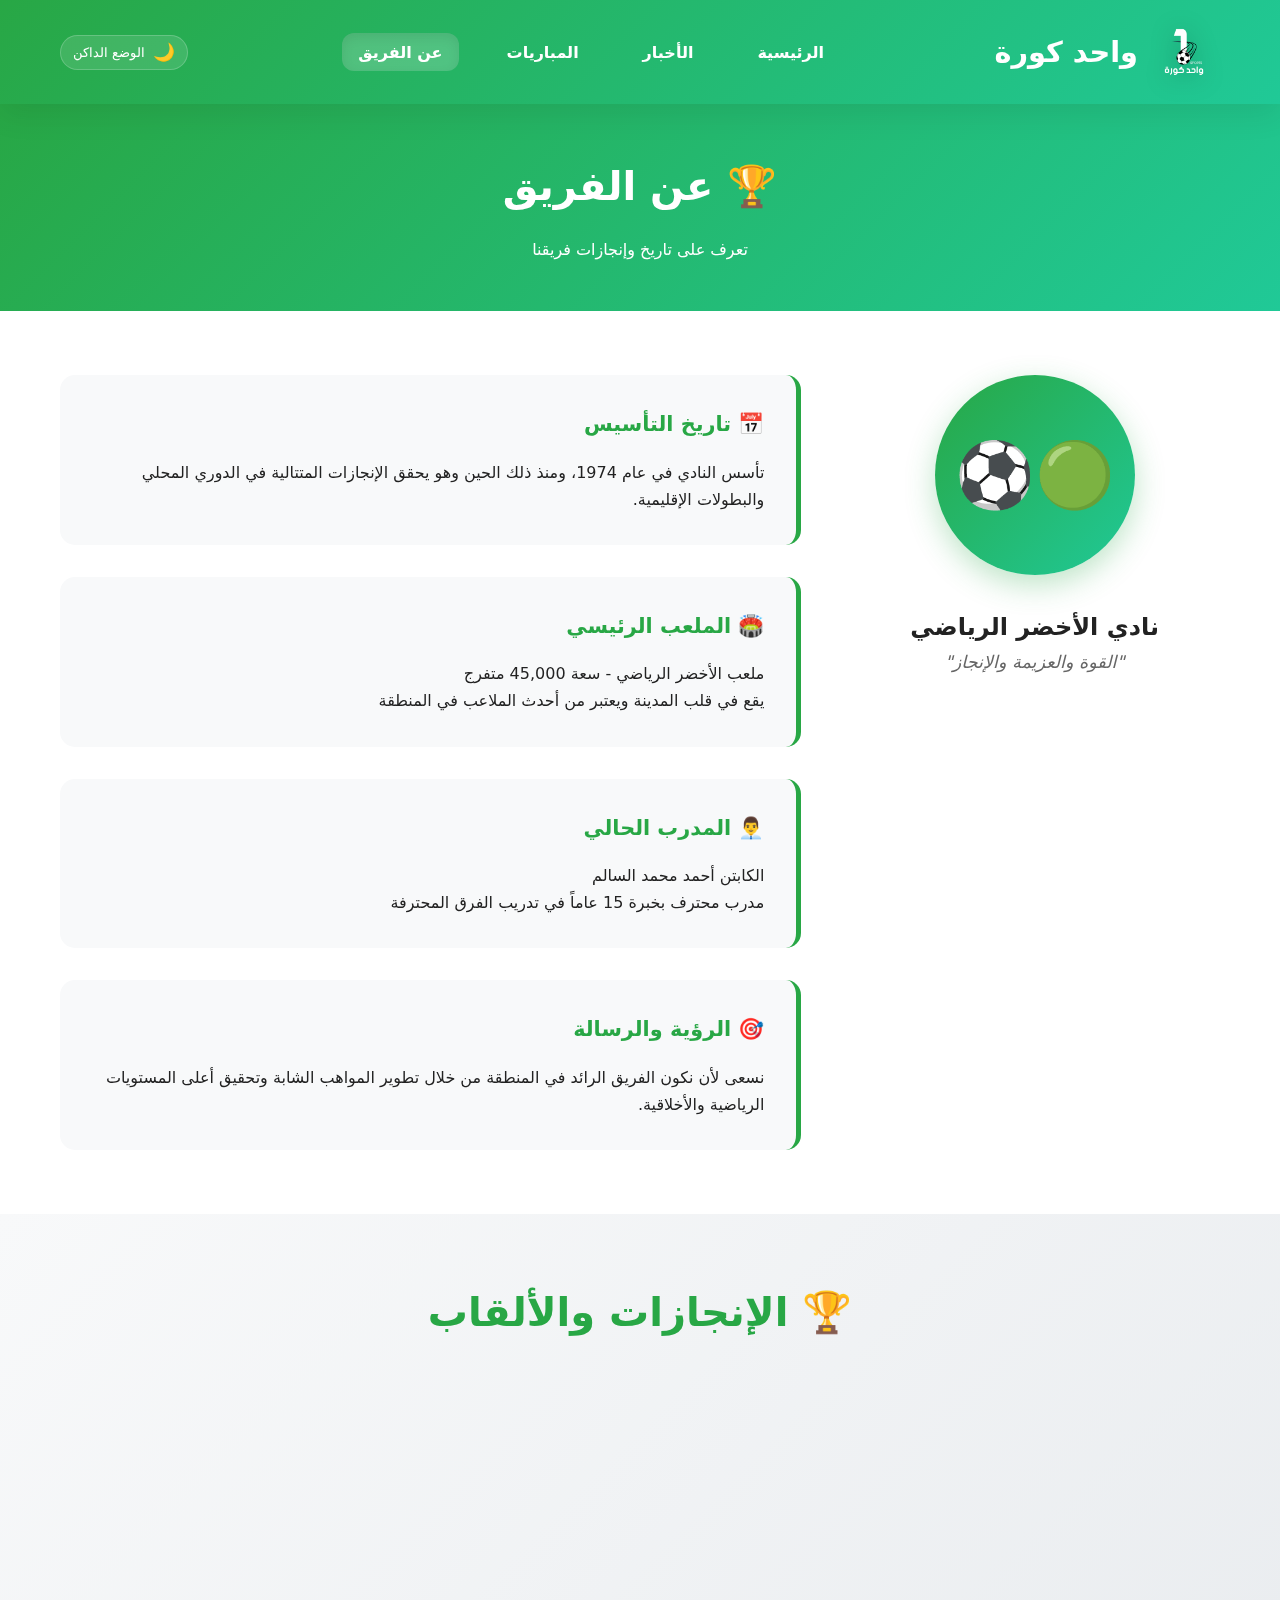
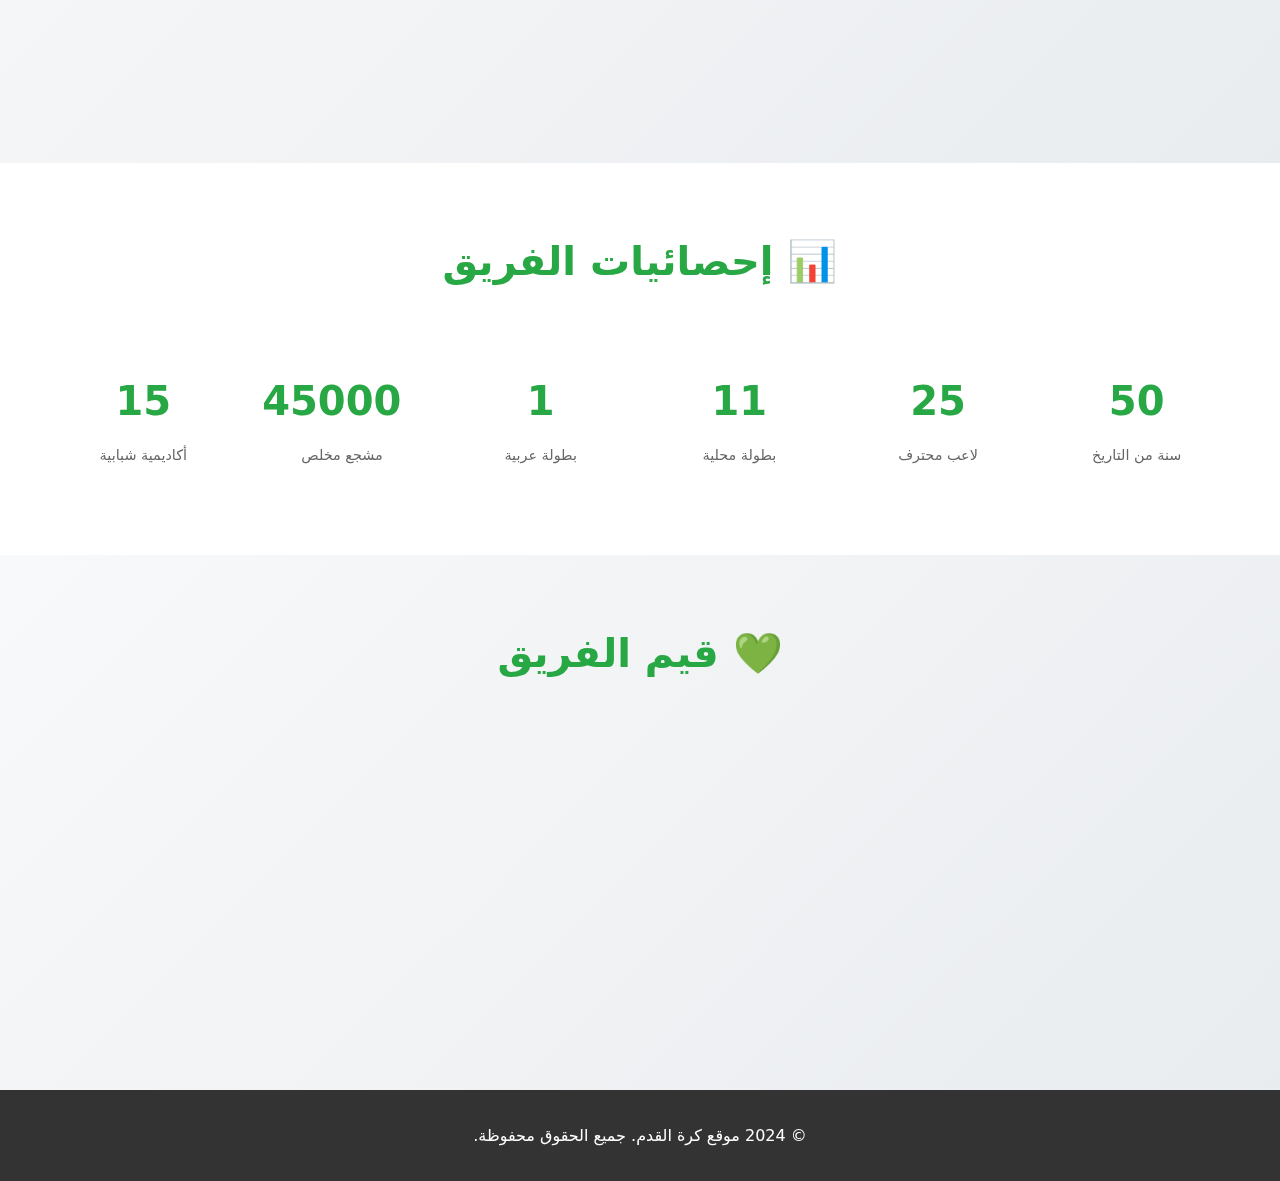
<file: about.html>
<!DOCTYPE html>
<html lang="ar" dir="rtl">
<head>
    <meta charset="UTF-8">
    <meta name="viewport" content="width=device-width, initial-scale=1.0">
    <title>عن الفريق - واحد كورة</title>
    <meta name="description" content="نبذة عن نادي الأخضر الرياضي وإنجازاته.">
    <meta property="og:title" content="عن الفريق - واحد كورة">
    <meta property="og:description" content="تعرف على تاريخ وإنجازات النادي.">
    <meta property="og:type" content="website">
    <meta property="og:image" content="assets/images/logo.png">
    <link rel="manifest" href="manifest.webmanifest">
    <link rel="stylesheet" href="style.css">
</head>
<body>
    <!-- Header -->
    <header>
        <nav class="navbar">
            <div class="nav-container">
                <div class="logo">
                    <div class="logo-container">
                        <img src="assets/images/logo.png" alt="شعار واحد كورة" class="logo-img">
                        <h2>واحد كورة</h2>
                    </div>
                </div>
                <ul class="nav-menu">
                    <li class="nav-item">
                        <a href="index.html" class="nav-link">الرئيسية</a>
                    </li>
                    <li class="nav-item">
                        <a href="news.html" class="nav-link">الأخبار</a>
                    </li>
                    <li class="nav-item">
                        <a href="matches.html" class="nav-link">المباريات</a>
                    </li>
                    <li class="nav-item">
                        <a href="about.html" class="nav-link active">عن الفريق</a>
                    </li>
                </ul>
                <div class="nav-actions">
                    <button id="themeToggle" class="theme-toggle" aria-label="تبديل الوضع">
                        <span class="icon">🌙</span>
                        <span class="text">الوضع الداكن</span>
                    </button>
                </div>
                <div class="hamburger">
                    <span class="bar"></span>
                    <span class="bar"></span>
                    <span class="bar"></span>
                </div>
            </div>
        </nav>
    </header>

    <!-- Main Content -->
    <main>
        <section class="page-header">
            <div class="container">
                <h1>🏆 عن الفريق</h1>
                <p>تعرف على تاريخ وإنجازات فريقنا</p>
            </div>
        </section>

        <!-- Team Info -->
        <section class="team-info">
            <div class="container">
                <div class="team-overview">
                    <div class="team-logo-section">
                        <div class="team-logo-large">
                            <div class="logo-circle">
                                <span class="logo-text">🟢⚽</span>
                            </div>
                        </div>
                        <h2>نادي الأخضر الرياضي</h2>
                        <p class="team-motto">"القوة والعزيمة والإنجاز"</p>
                    </div>

                    <div class="team-details">
                        <div class="detail-card">
                            <h3>📅 تاريخ التأسيس</h3>
                            <p>تأسس النادي في عام 1974، ومنذ ذلك الحين وهو يحقق الإنجازات المتتالية في الدوري المحلي والبطولات الإقليمية.</p>
                        </div>

                        <div class="detail-card">
                            <h3>🏟️ الملعب الرئيسي</h3>
                            <p>ملعب الأخضر الرياضي - سعة 45,000 متفرج</p>
                            <p>يقع في قلب المدينة ويعتبر من أحدث الملاعب في المنطقة</p>
                        </div>

                        <div class="detail-card">
                            <h3>👨‍💼 المدرب الحالي</h3>
                            <p>الكابتن أحمد محمد السالم</p>
                            <p>مدرب محترف بخبرة 15 عاماً في تدريب الفرق المحترفة</p>
                        </div>

                        <div class="detail-card">
                            <h3>🎯 الرؤية والرسالة</h3>
                            <p>نسعى لأن نكون الفريق الرائد في المنطقة من خلال تطوير المواهب الشابة وتحقيق أعلى المستويات الرياضية والأخلاقية.</p>
                        </div>
                    </div>
                </div>
            </div>
        </section>

        <!-- Achievements -->
        <section class="achievements">
            <div class="container">
                <h2>🏆 الإنجازات والألقاب</h2>
                <div class="achievements-grid">
                    <div class="achievement-card">
                        <div class="achievement-icon">🥇</div>
                        <h3>بطل الدوري المحلي</h3>
                        <p>5 مرات</p>
                        <span class="years">2019, 2020, 2021, 2022, 2023</span>
                    </div>

                    <div class="achievement-card">
                        <div class="achievement-icon">🏆</div>
                        <h3>كأس الملك</h3>
                        <p>3 مرات</p>
                        <span class="years">2018, 2021, 2023</span>
                    </div>

                    <div class="achievement-card">
                        <div class="achievement-icon">⭐</div>
                        <h3>كأس السوبر</h3>
                        <p>2 مرات</p>
                        <span class="years">2022, 2023</span>
                    </div>

                    <div class="achievement-card">
                        <div class="achievement-icon">🌟</div>
                        <h3>بطولة الأندية العربية</h3>
                        <p>مرة واحدة</p>
                        <span class="years">2023</span>
                    </div>
                </div>
            </div>
        </section>

        <!-- Team Stats -->
        <section class="team-stats">
            <div class="container">
                <h2>📊 إحصائيات الفريق</h2>
                <div class="stats-grid">
                    <div class="stat-item">
                        <div class="stat-number">50</div>
                        <div class="stat-label">سنة من التاريخ</div>
                    </div>
                    <div class="stat-item">
                        <div class="stat-number">25</div>
                        <div class="stat-label">لاعب محترف</div>
                    </div>
                    <div class="stat-item">
                        <div class="stat-number">11</div>
                        <div class="stat-label">بطولة محلية</div>
                    </div>
                    <div class="stat-item">
                        <div class="stat-number">1</div>
                        <div class="stat-label">بطولة عربية</div>
                    </div>
                    <div class="stat-item">
                        <div class="stat-number">45000</div>
                        <div class="stat-label">مشجع مخلص</div>
                    </div>
                    <div class="stat-item">
                        <div class="stat-number">15</div>
                        <div class="stat-label">أكاديمية شبابية</div>
                    </div>
                </div>
            </div>
        </section>

        <!-- Team Values -->
        <section class="team-values">
            <div class="container">
                <h2>💚 قيم الفريق</h2>
                <div class="values-grid">
                    <div class="value-card">
                        <div class="value-icon">🤝</div>
                        <h3>روح الفريق</h3>
                        <p>نؤمن بقوة العمل الجماعي والتعاون بين جميع أعضاء الفريق</p>
                    </div>

                    <div class="value-card">
                        <div class="value-icon">⚡</div>
                        <h3>الإصرار والعزيمة</h3>
                        <p>نسعى دائماً لتحقيق أهدافنا بإصرار وعزيمة لا تلين</p>
                    </div>

                    <div class="value-card">
                        <div class="value-icon">🎯</div>
                        <h3>التميز والإتقان</h3>
                        <p>نهدف للوصول لأعلى مستويات الأداء والتميز في كل مباراة</p>
                    </div>

                    <div class="value-card">
                        <div class="value-icon">❤️</div>
                        <h3>الولاء والانتماء</h3>
                        <p>نفتخر بانتمائنا للنادي ونعمل من أجل رفع اسمه عالياً</p>
                    </div>
                </div>
            </div>
        </section>
    </main>

    <!-- Footer -->
    <footer>
        <div class="container">
            <p>&copy; 2024 موقع كرة القدم. جميع الحقوق محفوظة.</p>
        </div>
    </footer>

    <script src="script.js"></script>
</body>
</html>
</file>
<file: style.css>
/* إعدادات عامة */
* {
    margin: 0;
    padding: 0;
    box-sizing: border-box;
}

:root {
    --primary: #28a745;
    --primary-2: #20c997;
    --bg: #f8f9fa;
    --bg-2: #e9ecef;
    --text: #222;
    --muted: #666;
    --surface: #ffffff;
}

/* Dark theme variables via attribute */
:root[data-theme="dark"] {
    --primary: #28a745;
    --primary-2: #20c997;
    --bg: #0f1115;
    --bg-2: #151922;
    --text: #e6e6e6;
    --muted: #a0a0a0;
    --surface: #1b1f2a;
}

/* If user hasn't chosen, follow system preference */
@media (prefers-color-scheme: dark) {
    :root:not([data-theme]) {
        --primary: #28a745;
        --primary-2: #20c997;
        --bg: #0f1115;
        --bg-2: #151922;
        --text: #e6e6e6;
        --muted: #a0a0a0;
        --surface: #1b1f2a;
    }
}

@font-face {
    font-family: 'Cairo';
    src: url('https://fonts.gstatic.com/s/cairo/v23/SLXGc1nY6HkvalIkTpu0.woff2') format('woff2');
    font-weight: 400;
    font-style: normal;
    font-display: swap;
}
@font-face {
    font-family: 'Cairo';
    src: url('https://fonts.gstatic.com/s/cairo/v23/SLXGc1nY6HkvalIqT5u0.woff2') format('woff2');
    font-weight: 700;
    font-style: normal;
    font-display: swap;
}

body {
    font-family: 'Cairo', system-ui, -apple-system, Segoe UI, Roboto, Arial, sans-serif;
    line-height: 1.7;
    color: var(--text);
    background: linear-gradient(135deg, var(--bg) 0%, var(--bg-2) 100%);
}

.container {
    max-width: 1200px;
    margin: 0 auto;
    padding: 0 20px;
}

/* Header و Navigation */
header {
    background: linear-gradient(135deg, var(--primary) 0%, var(--primary-2) 100%);
    box-shadow: 0 10px 30px rgba(0,0,0,0.08);
    position: sticky;
    top: 0;
    z-index: 1000;
    backdrop-filter: saturate(120%) blur(6px);
}

/* Theme toggle */
.theme-toggle {
    display: inline-flex;
    align-items: center;
    gap: 8px;
    color: #fff;
    background: rgba(255,255,255,0.12);
    border: 1px solid rgba(255,255,255,0.2);
    padding: 6px 12px;
    border-radius: 999px;
    cursor: pointer;
    transition: background 0.25s ease, transform 0.15s ease;
}
.theme-toggle:hover { background: rgba(255,255,255,0.2); transform: translateY(-1px); }
.theme-toggle .icon { font-size: 1.1rem; }

.navbar {
    padding: 1rem 0;
}

.nav-container {
    display: flex;
    justify-content: space-between;
    align-items: center;
    max-width: 1200px;
    margin: 0 auto;
    padding: 0 20px;
}

.logo h2 {
    color: white;
    font-size: 1.8rem;
    font-weight: bold;
}

/* Logo container and icon */
.logo-container {
    display: flex;
    align-items: center;
    gap: 10px;
}

/* Logo image */
.logo-img {
    width: 72px;
    height: 72px;
    object-fit: contain;
    background: transparent;
    border: none;
    padding: 0;
    filter: drop-shadow(0 4px 12px rgba(0,0,0,0.25));
}
@media (max-width: 768px) {
    .logo-img { width: 56px; height: 56px; }
}

.nav-menu {
    display: flex;
    list-style: none;
    gap: 2rem;
}

.nav-link {
    color: white;
    text-decoration: none;
    font-weight: 600;
    padding: 0.6rem 1rem;
    border-radius: 12px;
    transition: all 0.25s ease;
    letter-spacing: 0.2px;
}

.nav-link:hover,
.nav-link.active {
    background: rgba(255,255,255,0.16);
    transform: translateY(-1px);
    box-shadow: 0 4px 12px rgba(0,0,0,0.08) inset;
}

.nav-link:hover,
.nav-link.active {
    background: rgba(255,255,255,0.2);
    transform: translateY(-2px);
}

.hamburger {
    display: none;
    flex-direction: column;
    cursor: pointer;
}

.bar {
    width: 25px;
    height: 3px;
    background: white;
    margin: 3px 0;
    transition: 0.3s;
}

/* أزرار */
.btn {
    display: inline-block;
    padding: 12px 24px;
    border-radius: 25px;
    text-decoration: none;
    font-weight: 600;
    transition: all 0.3s ease;
    border: none;
    cursor: pointer;
}

.btn-primary {
    background: linear-gradient(135deg, var(--primary) 0%, var(--primary-2) 100%);
    color: white;
}

.btn-secondary {
    background: transparent;
    color: var(--primary);
    border: 2px solid var(--primary);
}

.btn:hover {
    transform: translateY(-3px);
    box-shadow: 0 5px 15px rgba(0,0,0,0.2);
}

/* Hero Section */
.hero {
    background: radial-gradient(1200px 600px at 80% -10%, rgba(255,255,255,0.15), transparent 60%),
                linear-gradient(135deg, var(--primary) 0%, var(--primary-2) 100%);
    color: white;
    padding: 4.5rem 0;
    display: flex;
    align-items: center;
    min-height: 520px;
    overflow: hidden;
}
.hero:after {
    content: "";
    position: absolute;
    inset: 0;
    background: url('data:image/svg+xml;utf8,<svg xmlns="http://www.w3.org/2000/svg" width="100%" height="100%"><defs><linearGradient id="g" x1="0" y1="0" x2="1" y2="1"><stop offset="0%" stop-color="%23ffffff22"/><stop offset="100%" stop-color="%23ffffff00"/></linearGradient></defs><rect width="100%" height="100%" fill="url(%23g)"/></svg>') no-repeat;
    pointer-events: none;
}

.hero-content {
    flex: 1;
    padding: 0 2rem;
}

.hero h1 {
    font-size: 3rem;
    margin-bottom: 1rem;
    animation: fadeInUp 1s ease;
}

.hero p {
    font-size: 1.2rem;
    margin-bottom: 2rem;
    animation: fadeInUp 1s ease 0.2s both;
}

.hero-buttons {
    display: flex;
    gap: 1rem;
    animation: fadeInUp 1s ease 0.4s both;
}

.hero-image {
    flex: 1;
    display: flex;
    justify-content: center;
    align-items: center;
}

.football-field {
    font-size: 8rem;
    animation: bounce 2s infinite;
}

/* إحصائيات */
.stats {
    padding: 4rem 0;
    background: white;
}

.stats h2 {
    text-align: center;
    margin-bottom: 2rem;
    color: var(--primary);
    font-size: 2.2rem;
    letter-spacing: 0.2px;
}

.stats-grid {
    display: grid;
    grid-template-columns: repeat(auto-fit, minmax(200px, 1fr));
    gap: 2rem;
}

.stat-card {
    text-align: center;
    padding: 1.8rem;
    background: linear-gradient(135deg, var(--surface) 0%, #f3f5f7 100%);
    border-radius: 16px;
    box-shadow: 0 8px 30px rgba(0,0,0,0.06);
    transition: transform 0.25s ease, box-shadow 0.25s ease;
}
.stat-card:hover {
    transform: translateY(-6px);
    box-shadow: 0 12px 36px rgba(0,0,0,0.10);
}

.stat-card:hover {
    transform: translateY(-5px);
}

.stat-number {
    font-size: 3rem;
    font-weight: bold;
    color: #28a745;
    margin-bottom: 0.5rem;
}

.stat-label {
    color: #666;
    font-weight: 500;
}

/* أخبار */
.news-preview,
.news-section {
    padding: 4rem 0;
}

.news-preview h2,
.news-section h2 {
    text-align: center;
    margin-bottom: 2rem;
    color: var(--primary);
    font-size: 2.2rem;
}

.news-grid {
    display: grid;
    grid-template-columns: repeat(auto-fit, minmax(300px, 1fr));
    gap: 2rem;
    margin-bottom: 2rem;
}

.news-card {
    background: var(--surface);
    border-radius: 16px;
    overflow: hidden;
    box-shadow: 0 8px 30px rgba(0,0,0,0.06);
    transition: transform 0.25s ease, box-shadow 0.25s ease;
}
.news-card:hover {
    transform: translateY(-6px);
    box-shadow: 0 12px 36px rgba(0,0,0,0.1);
}

.news-card:hover {
    transform: translateY(-5px);
}

.news-card.featured {
    grid-column: span 2;
}

.news-image,
.news-image-large {
    background: linear-gradient(135deg, var(--primary) 0%, var(--primary-2) 100%);
    color: white;
    display: flex;
    align-items: center;
    justify-content: center;
    font-size: 3rem;
    height: 150px;
}

.news-image-large {
    height: 200px;
    font-size: 4rem;
}

.news-content {
    padding: 1.5rem;
}

.news-category {
    background: var(--primary);
    color: white;
    padding: 0.3rem 0.8rem;
    border-radius: 999px;
    font-size: 0.78rem;
    font-weight: 700;
    letter-spacing: 0.2px;
}

.news-content h2,
.news-content h3 {
    margin: 1rem 0 0.5rem 0;
    color: #333;
}

.news-content p {
    color: #666;
    margin-bottom: 1rem;
}

.news-meta {
    display: flex;
    gap: 1rem;
    font-size: 0.9rem;
    color: #888;
}

.news-date {
    color: #28a745;
}

/* صفحات */
.page-header {
    background: linear-gradient(135deg, var(--primary) 0%, var(--primary-2) 100%);
    color: white;
    padding: 3rem 0;
    text-align: center;
}

.page-header h1 {
    font-size: 2.5rem;
    margin-bottom: 1rem;
}

/* المباريات */
.match-filters {
    padding: 2rem 0;
    background: white;
}

.filter-buttons {
    display: flex;
    justify-content: center;
    gap: 1rem;
    flex-wrap: wrap;
}

.filter-btn {
    padding: 0.7rem 1.2rem;
    border: 2px solid var(--primary);
    background: transparent;
    color: var(--primary);
    border-radius: 12px;
    cursor: pointer;
    transition: all 0.25s ease;
}

.filter-btn.active,
.filter-btn:hover {
    background: var(--primary);
    color: white;
}

.matches-section {
    padding: 2rem 0;
}

.matches-group {
    margin-bottom: 3rem;
}

.matches-group h2 {
    color: #28a745;
    margin-bottom: 2rem;
    font-size: 1.8rem;
}

.match-card {
    background: white;
    border-radius: 15px;
    padding: 1.5rem;
    margin-bottom: 1rem;
    box-shadow: 0 3px 10px rgba(0,0,0,0.1);
    display: grid;
    grid-template-columns: 1fr 2fr 1fr;
    gap: 1rem;
    align-items: center;
}

.match-date {
    text-align: center;
}

.match-date .day {
    display: block;
    font-weight: bold;
    color: #28a745;
}

.match-date .date {
    display: block;
    font-size: 0.9rem;
    color: #666;
}

.match-date .time {
    display: block;
    font-weight: bold;
    color: #333;
}

.match-teams {
    display: flex;
    align-items: center;
    justify-content: space-between;
    text-align: center;
}

.team {
    display: flex;
    flex-direction: column;
    align-items: center;
    gap: 0.5rem;
}

.team-logo {
    font-size: 2rem;
}

.team-name {
    font-weight: 700;
    color: #333;
    letter-spacing: 0.2px;
}

.vs,
.score {
    font-weight: bold;
    color: #28a745;
    font-size: 1.2rem;
}

.match-venue {
    text-align: center;
    color: #666;
    font-size: 0.9rem;
}

.match-result {
    text-align: center;
}

.result-badge {
    padding: 0.5rem 1rem;
    border-radius: 20px;
    font-weight: bold;
    font-size: 0.9rem;
}

.result-badge.win {
    background: #d4edda;
    color: #155724;
}

.result-badge.draw {
    background: #fff3cd;
    color: #856404;
}

.result-badge.loss {
    background: #f8d7da;
    color: #721c24;
}

/* عن الفريق */
.team-info {
    padding: 4rem 0;
    background: white;
}

.team-overview {
    display: grid;
    grid-template-columns: 1fr 2fr;
    gap: 3rem;
    align-items: start;
}

.team-logo-section {
    text-align: center;
}

.team-logo-large {
    margin-bottom: 2rem;
}

.logo-circle {
    width: 200px;
    height: 200px;
    border-radius: 50%;
    background: linear-gradient(135deg, #28a745 0%, #20c997 100%);
    display: flex;
    align-items: center;
    justify-content: center;
    margin: 0 auto 1rem;
    box-shadow: 0 10px 30px rgba(40, 167, 69, 0.3);
}

.logo-text {
    font-size: 4rem;
    color: white;
}

.team-motto {
    font-style: italic;
    color: #666;
    font-size: 1.1rem;
}

.team-details {
    display: grid;
    gap: 2rem;
}

.detail-card {
    background: #f8f9fa;
    padding: 2rem;
    border-radius: 15px;
    border-right: 5px solid #28a745;
}

.detail-card h3 {
    color: #28a745;
    margin-bottom: 1rem;
    font-size: 1.3rem;
}

/* الإنجازات */
.achievements {
    padding: 4rem 0;
    background: linear-gradient(135deg, #f8f9fa 0%, #e9ecef 100%);
}

.achievements h2 {
    text-align: center;
    margin-bottom: 3rem;
    color: #28a745;
    font-size: 2.5rem;
}

.achievements-grid {
    display: grid;
    grid-template-columns: repeat(auto-fit, minmax(250px, 1fr));
    gap: 2rem;
}

.achievement-card {
    background: white;
    padding: 2rem;
    border-radius: 15px;
    text-align: center;
    box-shadow: 0 5px 15px rgba(0,0,0,0.1);
    transition: transform 0.3s ease;
}

.achievement-card:hover {
    transform: translateY(-5px);
}

.achievement-icon {
    font-size: 3rem;
    margin-bottom: 1rem;
}

.achievement-card h3 {
    color: #28a745;
    margin-bottom: 0.5rem;
}

.achievement-card p {
    font-size: 1.5rem;
    font-weight: bold;
    color: #333;
    margin-bottom: 0.5rem;
}

.years {
    color: #666;
    font-size: 0.9rem;
}

/* إحصائيات الفريق */
.team-stats {
    padding: 4rem 0;
    background: white;
}

.team-stats h2 {
    text-align: center;
    margin-bottom: 3rem;
    color: #28a745;
    font-size: 2.5rem;
}

.team-stats .stats-grid {
    grid-template-columns: repeat(auto-fit, minmax(150px, 1fr));
}

.stat-item {
    text-align: center;
    padding: 1.5rem;
}

.stat-item .stat-number {
    font-size: 2.5rem;
    font-weight: bold;
    color: #28a745;
    margin-bottom: 0.5rem;
}

.stat-item .stat-label {
    color: #666;
    font-size: 0.9rem;
}

/* قيم الفريق */
.team-values {
    padding: 4rem 0;
    background: linear-gradient(135deg, #f8f9fa 0%, #e9ecef 100%);
}

.team-values h2 {
    text-align: center;
    margin-bottom: 3rem;
    color: #28a745;
    font-size: 2.5rem;
}

.values-grid {
    display: grid;
    grid-template-columns: repeat(auto-fit, minmax(250px, 1fr));
    gap: 2rem;
}

.value-card {
    background: white;
    padding: 2rem;
    border-radius: 15px;
    text-align: center;
    box-shadow: 0 5px 15px rgba(0,0,0,0.1);
}

.value-icon {
    font-size: 3rem;
    margin-bottom: 1rem;
}

.value-card h3 {
    color: #28a745;
    margin-bottom: 1rem;
}

/* Matches */
.matches-section .matches-table { display: grid; gap: 1rem; }
.match-card {
  display: grid;
  grid-template-columns: 1fr auto;
  gap: 0.75rem 1rem;
  align-items: center;
  background: var(--surface);
  border-radius: 12px;
  padding: 1rem;
  box-shadow: 0 8px 24px rgba(0,0,0,0.06);
}
.match-date { display: flex; gap: .5rem; color: var(--muted); font-size: .9rem; }
.match-league { color: var(--muted); font-size: .85rem; }
.match-teams { grid-column: 1 / -1; display: flex; align-items: center; justify-content: center; gap: 1rem; }
.team { display: flex; align-items: center; gap: .5rem; }
.team .team-logo { width: 32px; height: 32px; display: inline-flex; align-items: center; justify-content: center; font-size: 1.2rem; }
.team .team-logo img { width: 32px; height: 32px; border-radius: 50%; object-fit: cover; display: block; }
.vs { font-weight: 700; color: var(--primary); }
.match-venue, .match-result { grid-column: 1 / -1; color: var(--muted); font-size: .9rem; }

/* Footer */
footer {
    background: #333;
    color: white;
    text-align: center;
    padding: 2rem 0;
}

/* مساعدات */
.text-center {
    text-align: center;
}

/* الرسوم المتحركة */
@keyframes fadeInUp {
    from {
        opacity: 0;
        transform: translateY(30px);
    }
    to {
        opacity: 1;
        transform: translateY(0);
    }
}

@keyframes bounce {
    0%, 20%, 50%, 80%, 100% {
        transform: translateY(0);
    }
    40% {
        transform: translateY(-10px);
    }
    60% {
        transform: translateY(-5px);
    }
}

/* التجاوب مع الشاشات الصغيرة */
@media (max-width: 768px) {
    .hamburger {
        display: flex;
    }
    
    .nav-menu {
        position: fixed;
        right: -100%;
        top: 70px;
        flex-direction: column;
        background: #28a745;
        width: 100%;
        text-align: center;
        transition: 0.3s;
        box-shadow: 0 10px 27px rgba(0,0,0,0.05);
        padding: 2rem 0;
    }
    
    .nav-menu.active {
        right: 0;
    }
    
    .hero {
        flex-direction: column;
        text-align: center;
    }
    
    .hero h1 {
        font-size: 2rem;
    }
    
    .hero-buttons {
        justify-content: center;
    }
    
    .team-overview {
        grid-template-columns: 1fr;
        text-align: center;
    }
    
    .match-card {
        grid-template-columns: 1fr;
        text-align: center;
        gap: 1rem;
    }
    
    .news-card.featured {
        grid-column: span 1;
    }
    
    .filter-buttons {
        flex-direction: column;
        align-items: center;
    }
}
</file>
